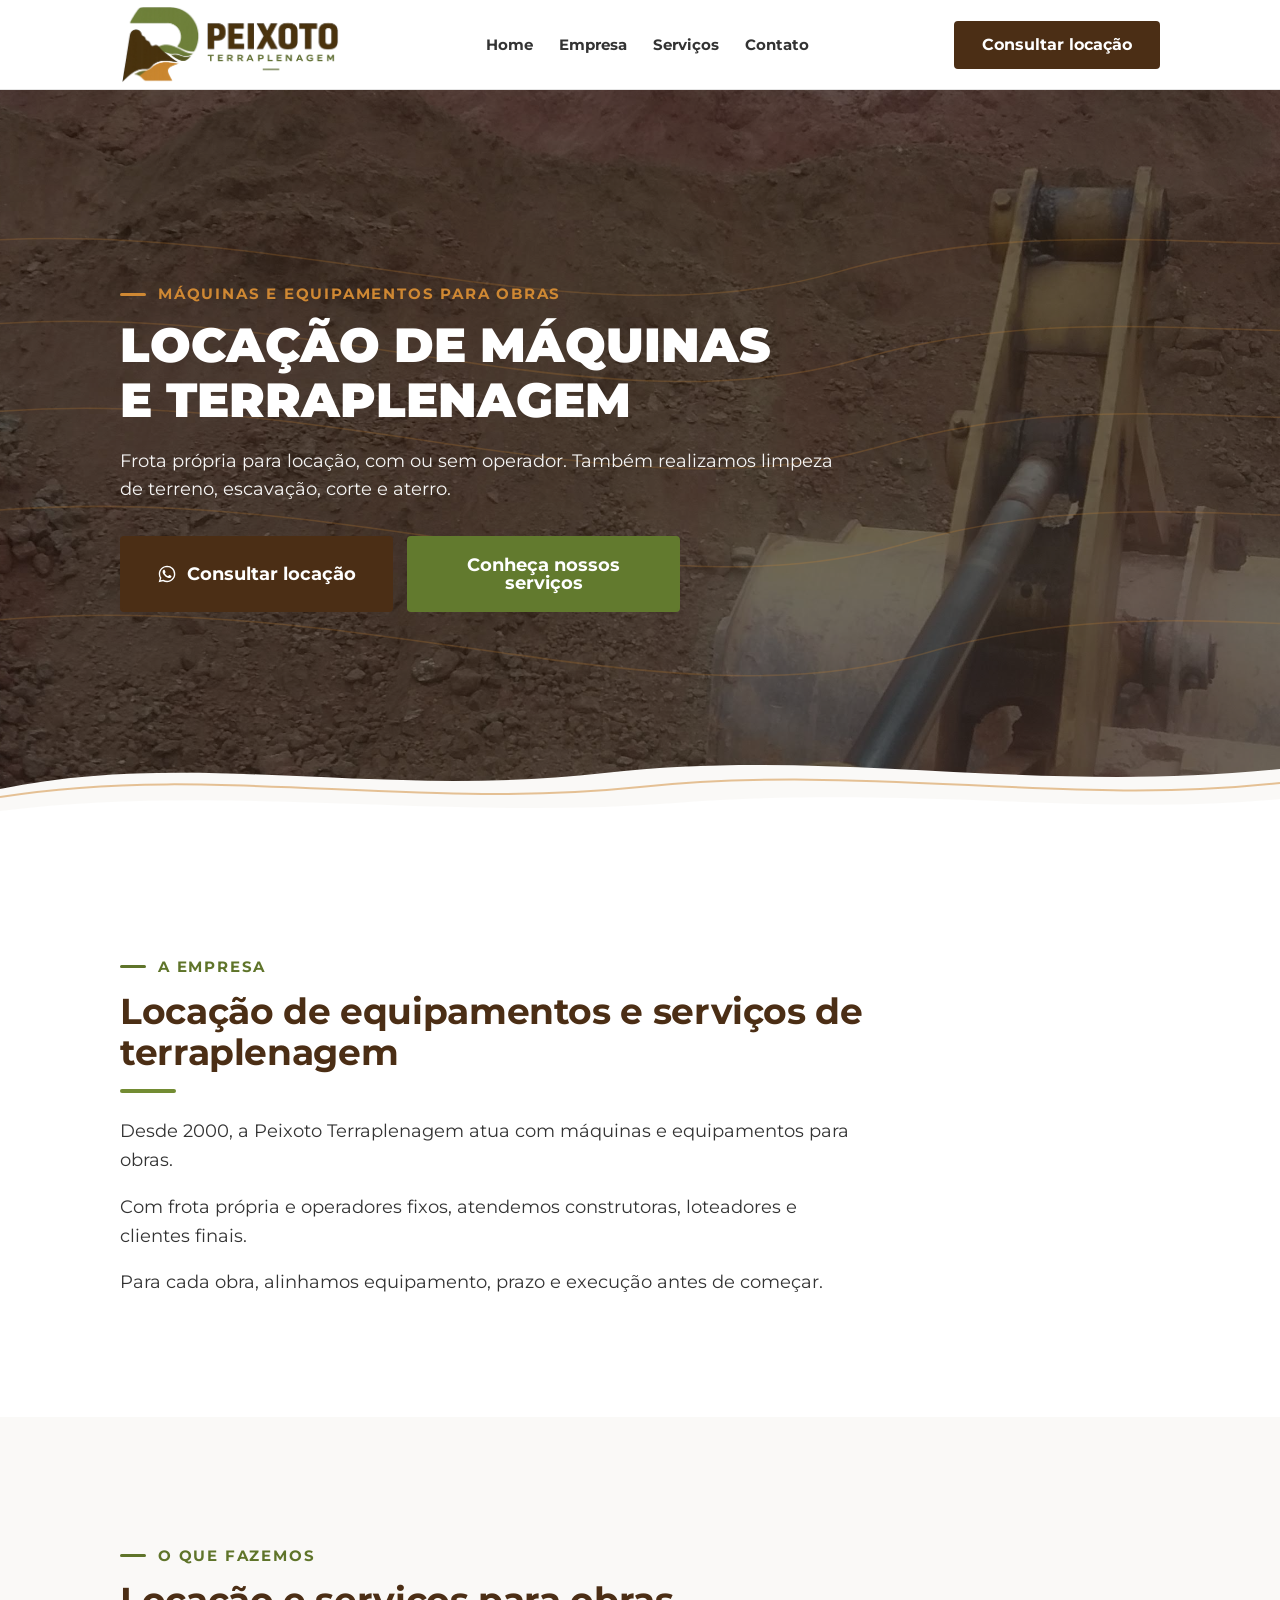
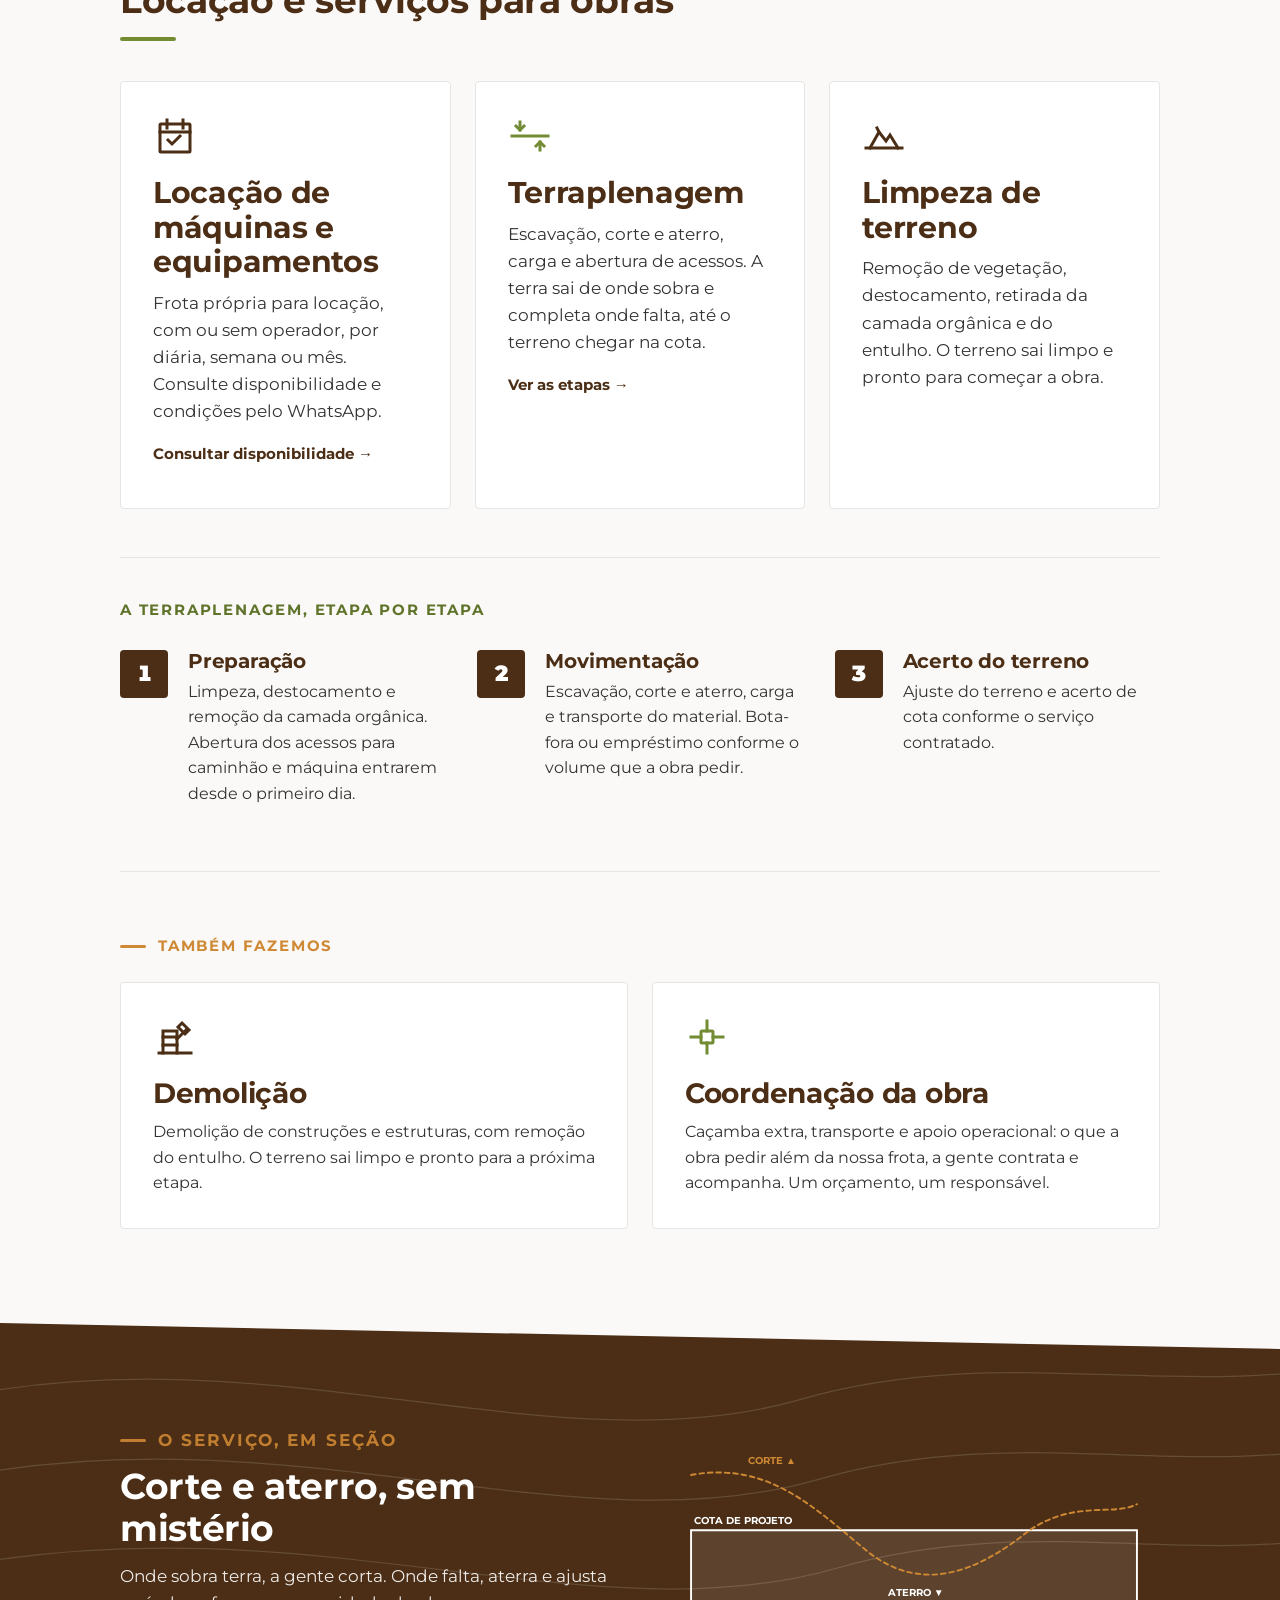
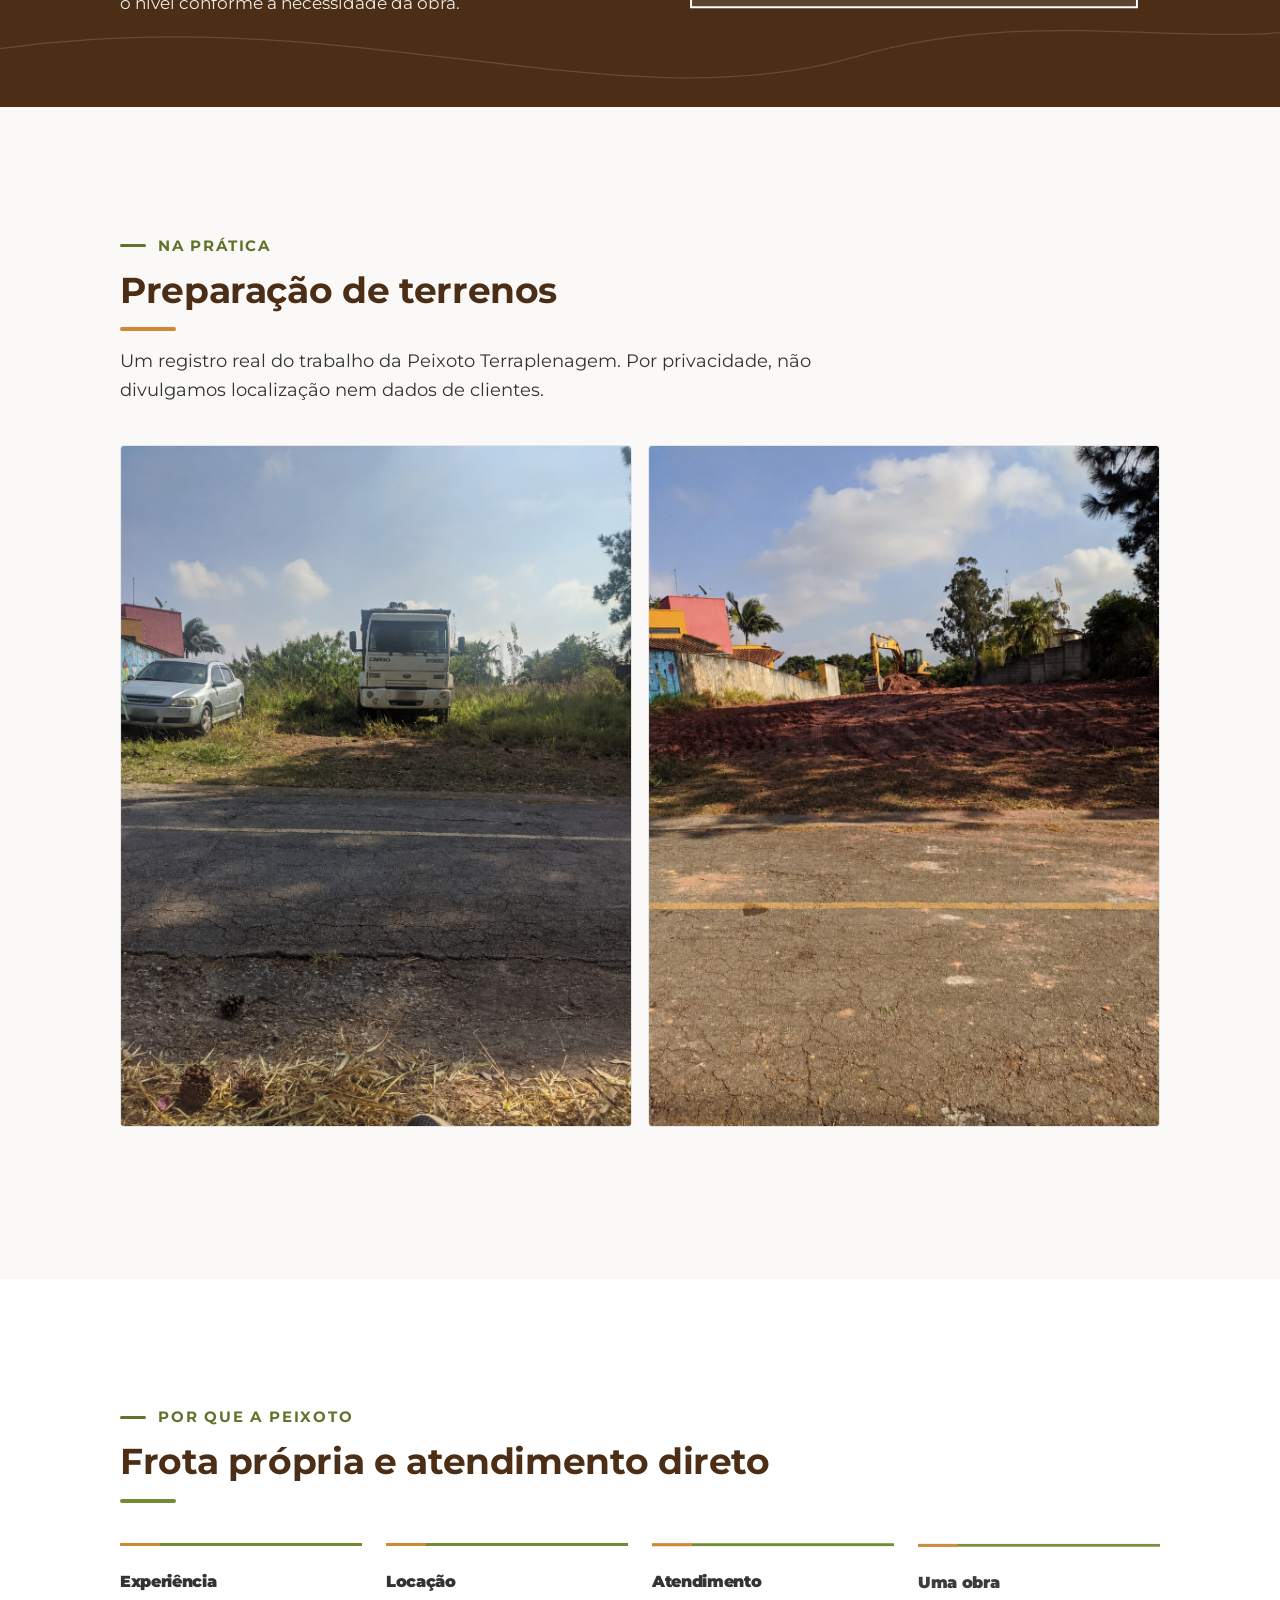
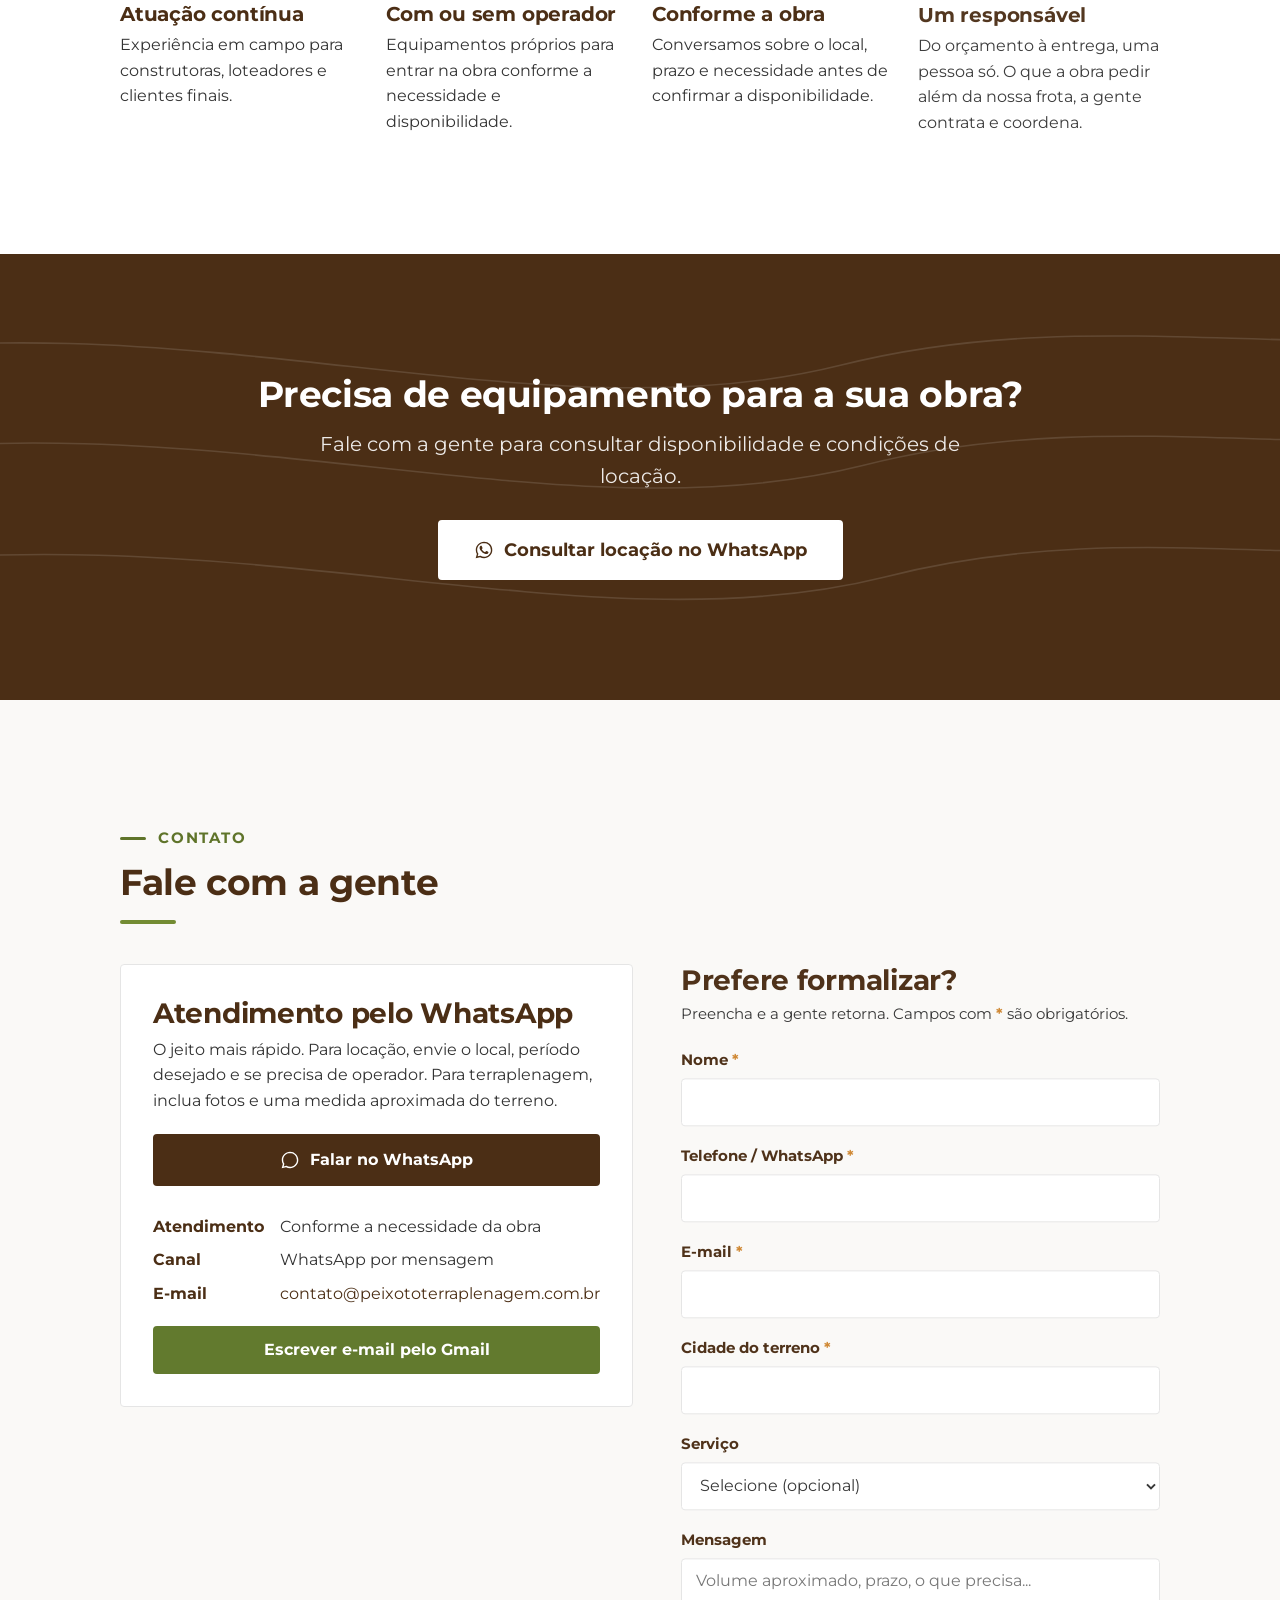
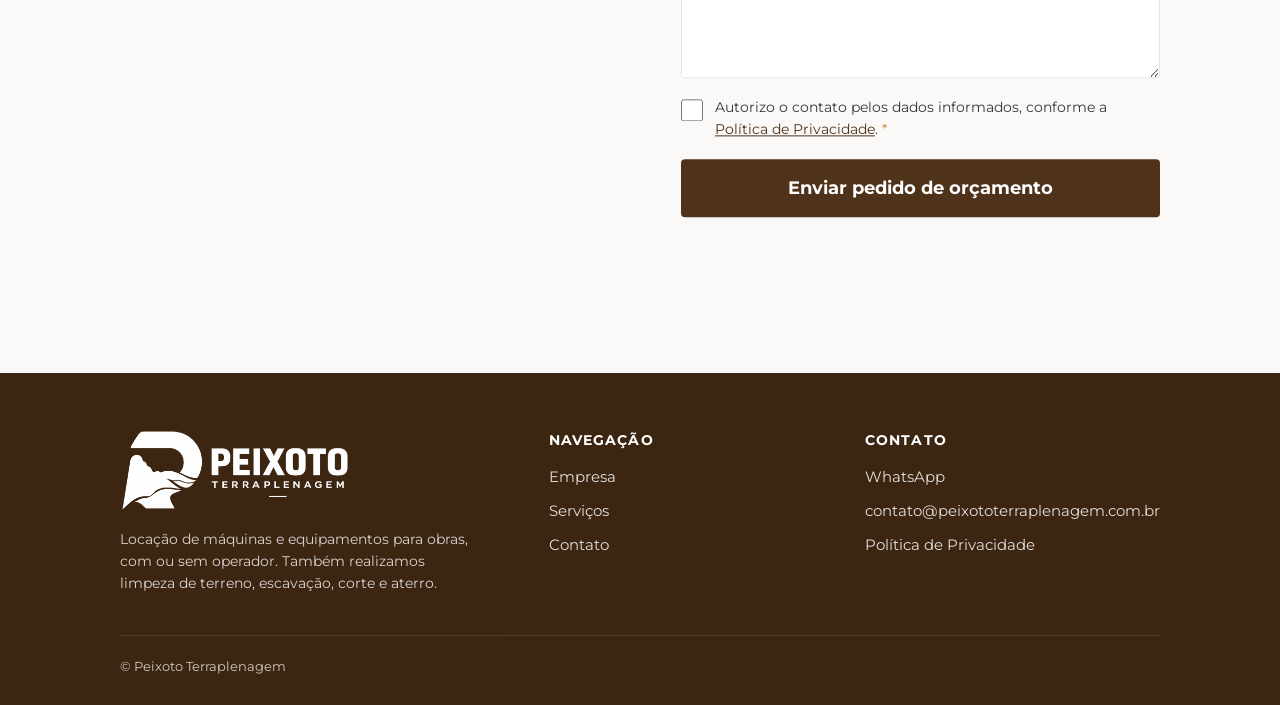
<file: index.html>
<!DOCTYPE html>
<html lang="pt-BR">
<head>
  <meta charset="UTF-8">
  <meta name="viewport" content="width=device-width, initial-scale=1.0">

  <!-- ═══════════════════════════════════════════════════════════════════
       COMO O SITE SE APRESENTA: ver IDENTIDADE.md na raiz do projeto.
       Regra que vale mais que qualquer outra: o site só promete o que a
       frota executa. Ao adicionar serviço, confira se a máquina existe.

       DADOS OPCIONAIS PARA UMA PRÓXIMA ETAPA:

       CONTATO
         WhatsApp       → já configurado para o número comercial. O JS lê
                          o número do botão flutuante, então não precisa
                          mexer em js/main.js.
         E-mail, Instagram e CNPJ só entram quando forem fornecidos.

       FORMULÁRIO
         Chave do Web3Forms → constante WEB3FORMS_KEY, topo de
         js/main.js. Sem ela o pedido vai por WhatsApp (não se perde).

       FOTOS
         As imagens publicadas não devem identificar cliente, endereço,
         placas de veículos ou órgão público atendido.
       ═══════════════════════════════════════════════════════════════════ -->

  <title>Peixoto Terraplenagem — Locação de máquinas e equipamentos</title>
  <meta name="description" content="Locação de máquinas e equipamentos para obras, com ou sem operador. Também realizamos limpeza de terreno, escavação, corte e aterro. Consulte disponibilidade pelo WhatsApp.">
  <meta name="theme-color" content="#4B2E15">
  <meta name="robots" content="index,follow">
  <link rel="canonical" href="https://peixototerraplenagem.com.br/">

  <!-- Ícone quadrado em PNG: compatível com resultados do Google e navegadores -->
  <link rel="icon" href="/assets/favicon-192.png" sizes="192x192" type="image/png">
  <link rel="apple-touch-icon" href="/assets/favicon-192.png">

  <!-- Open Graph -->
  <meta property="og:type" content="website">
  <meta property="og:title" content="Peixoto Terraplenagem — Locação de máquinas e equipamentos">
  <meta property="og:description" content="Locação de máquinas e equipamentos para obras, com ou sem operador. Também realizamos limpeza de terreno, escavação, corte e aterro.">
  <meta property="og:locale" content="pt_BR">
  <meta property="og:url" content="https://peixototerraplenagem.com.br/">
  <meta property="og:image" content="https://peixototerraplenagem.com.br/assets/images/hero-cat-em-operacao.jpg">
  <meta property="og:image:alt" content="Escavadeira Caterpillar em operação de terraplenagem">

  <!-- Fontes auto-hospedadas (preload dos 3 pesos) -->
  <link rel="preload" href="fonts/montserrat-400.woff2" as="font" type="font/woff2" crossorigin>
  <link rel="preload" href="fonts/montserrat-700.woff2" as="font" type="font/woff2" crossorigin>
  <link rel="preload" href="fonts/montserrat-900.woff2" as="font" type="font/woff2" crossorigin>

  <link rel="stylesheet" href="css/styles.css">

  <!-- Schema.org Organization -->
  <script type="application/ld+json">
  {
    "@context": "https://schema.org",
    "@type": "Organization",
    "name": "Peixoto Terraplenagem",
    "description": "Locação de máquinas e equipamentos para obras, com ou sem operador. Limpeza de terreno, escavação, corte e aterro.",
    "url": "https://peixototerraplenagem.com.br/",
    "email": "contato@peixototerraplenagem.com.br"
  }
  </script>
</head>
<body>
  <a class="visually-hidden" href="#conteudo">Pular para o conteúdo</a>

  <!-- ══════════════════════ CABEÇALHO ══════════════════════ -->
  <header class="header">
    <div class="container header__inner">
      <a class="brand" href="#home" aria-label="Peixoto Terraplenagem — início">
        <img class="brand__logo" src="assets/images/logo-peixoto-horizontal-web.png" width="1800" height="650" alt="Peixoto Terraplenagem" decoding="async">
      </a>

      <nav class="nav" aria-label="Navegação principal">
        <ul class="nav__list">
          <li><a class="nav__link" href="#home">Home</a></li>
          <li><a class="nav__link" href="#empresa">Empresa</a></li>
          <li><a class="nav__link" href="#servicos">Serviços</a></li>
          <li><a class="nav__link" href="#contato">Contato</a></li>
        </ul>
      </nav>

      <div class="header__actions">
        <!-- Ponto de entrada WhatsApp (mobile) -->
        <a class="header__wpp" href="https://wa.me/5511910110562?text=Ol%C3%A1%21%20Vi%20o%20site%20da%20Peixoto%20Terraplenagem%20e%20tenho%20interesse." target="_blank" rel="noopener" aria-label="Falar no WhatsApp">
          <svg viewBox="0 0 24 24" fill="currentColor" aria-hidden="true"><path d="M12.04 2C6.58 2 2.13 6.45 2.13 11.91c0 1.75.46 3.45 1.32 4.95L2 22l5.25-1.38a9.9 9.9 0 0 0 4.79 1.22h.01c5.46 0 9.91-4.45 9.91-9.91 0-2.65-1.03-5.14-2.9-7.01A9.82 9.82 0 0 0 12.04 2Zm0 1.67c2.2 0 4.27.86 5.83 2.42a8.18 8.18 0 0 1 2.42 5.82c0 4.54-3.7 8.24-8.25 8.24a8.2 8.2 0 0 1-4.19-1.15l-.3-.18-3.11.82.83-3.04-.2-.31a8.17 8.17 0 0 1-1.26-4.38c0-4.54 3.7-8.24 8.24-8.24Zm4.76 10.35c-.26-.13-1.54-.76-1.77-.85-.24-.09-.41-.13-.59.13-.17.26-.67.85-.83 1.03-.15.17-.3.19-.56.06-.26-.13-1.1-.4-2.1-1.29-.78-.69-1.3-1.55-1.46-1.81-.15-.26-.02-.4.11-.53.12-.12.26-.3.39-.46.13-.15.17-.26.26-.43.09-.17.04-.32-.02-.46-.06-.13-.59-1.42-.81-1.94-.21-.51-.43-.44-.59-.45l-.5-.01c-.17 0-.46.06-.7.32-.24.26-.92.9-.92 2.19 0 1.29.94 2.53 1.07 2.71.13.17 1.85 2.82 4.48 3.95.63.27 1.11.43 1.49.55.63.2 1.2.17 1.65.1.5-.07 1.54-.63 1.76-1.24.22-.61.22-1.13.15-1.24-.06-.11-.24-.17-.5-.3Z"/></svg>
        </a>
        <a class="btn btn--primary header__cta" href="https://wa.me/5511910110562?text=Ol%C3%A1%21%20Vi%20o%20site%20da%20Peixoto%20Terraplenagem%20e%20tenho%20interesse." target="_blank" rel="noopener">Consultar locação</a>
        <button class="hamburger" type="button" aria-label="Abrir menu" aria-expanded="false" aria-controls="mobile-menu">
          <svg class="icon-open" viewBox="0 0 24 24" fill="none" stroke="currentColor" stroke-width="2" stroke-linecap="round" aria-hidden="true"><path d="M3 6h18M3 12h18M3 18h18"/></svg>
          <svg class="icon-close" viewBox="0 0 24 24" fill="none" stroke="currentColor" stroke-width="2" stroke-linecap="round" aria-hidden="true"><path d="M6 6l12 12M18 6 6 18"/></svg>
        </button>
      </div>
    </div>
  </header>

  <!-- Menu mobile -->
  <div class="mobile-menu" id="mobile-menu">
    <ul class="mobile-menu__list">
      <li><a href="#home">Home</a></li>
      <li><a href="#empresa">Empresa</a></li>
      <li><a href="#servicos">Serviços</a></li>
      <li><a href="#contato">Contato</a></li>
    </ul>
    <a class="btn btn--primary btn--block" href="https://wa.me/5511910110562?text=Ol%C3%A1%21%20Vi%20o%20site%20da%20Peixoto%20Terraplenagem%20e%20tenho%20interesse." target="_blank" rel="noopener">Consultar locação no WhatsApp</a>
  </div>

  <main id="conteudo">

    <!-- ══════════════════════ HERO ══════════════════════ -->
    <section class="hero" id="home">
      <div class="hero__media">
        <img src="assets/images/hero-cat-em-operacao.jpg" width="4128" height="2322" alt="Escavadeira Caterpillar em operação de terraplenagem" fetchpriority="high" decoding="async">
      </div>
      <div class="hero__overlay"></div>

      <!-- Curvas de nível: motivo topográfico que ecoa o morro da marca -->
      <svg class="contours" viewBox="0 0 1440 760" preserveAspectRatio="xMidYMid slice" aria-hidden="true">
        <path d="M-60 250 C 300 150 620 330 900 250 C 1120 186 1320 250 1520 210"/>
        <path d="M-60 330 C 320 220 640 410 920 330 C 1140 266 1330 330 1520 290"/>
        <path d="M-60 410 C 340 300 660 490 940 410 C 1160 346 1340 410 1520 370"/>
        <path d="M-60 500 C 360 390 680 580 960 500 C 1180 436 1350 500 1520 460"/>
        <path d="M-60 600 C 380 490 700 680 980 600 C 1200 536 1360 600 1520 560"/>
      </svg>

      <div class="container hero__inner">
        <p class="kicker">Máquinas e equipamentos para obras</p>
        <h1>Locação de máquinas e terraplenagem</h1>
        <p class="hero__sub">Frota própria para locação, com ou sem operador. Também realizamos limpeza de terreno, escavação, corte e aterro.</p>
        <div class="hero__buttons">
          <a class="btn btn--primary btn--lg" href="https://wa.me/5511910110562?text=Ol%C3%A1%21%20Vi%20o%20site%20da%20Peixoto%20Terraplenagem%20e%20tenho%20interesse." target="_blank" rel="noopener">
            <svg viewBox="0 0 24 24" fill="currentColor" aria-hidden="true"><path d="M12.04 2C6.58 2 2.13 6.45 2.13 11.91c0 1.75.46 3.45 1.32 4.95L2 22l5.25-1.38a9.9 9.9 0 0 0 4.79 1.22h.01c5.46 0 9.91-4.45 9.91-9.91 0-2.65-1.03-5.14-2.9-7.01A9.82 9.82 0 0 0 12.04 2Zm0 1.67c2.2 0 4.27.86 5.83 2.42a8.18 8.18 0 0 1 2.42 5.82c0 4.54-3.7 8.24-8.25 8.24a8.2 8.2 0 0 1-4.19-1.15l-.3-.18-3.11.82.83-3.04-.2-.31a8.17 8.17 0 0 1-1.26-4.38c0-4.54 3.7-8.24 8.24-8.24Zm4.76 10.35c-.26-.13-1.54-.76-1.77-.85-.24-.09-.41-.13-.59.13-.17.26-.67.85-.83 1.03-.15.17-.3.19-.56.06-.26-.13-1.1-.4-2.1-1.29-.78-.69-1.3-1.55-1.46-1.81-.15-.26-.02-.4.11-.53.12-.12.26-.3.39-.46.13-.15.17-.26.26-.43.09-.17.04-.32-.02-.46-.06-.13-.59-1.42-.81-1.94-.21-.51-.43-.44-.59-.45l-.5-.01c-.17 0-.46.06-.7.32-.24.26-.92.9-.92 2.19 0 1.29.94 2.53 1.07 2.71.13.17 1.85 2.82 4.48 3.95.63.27 1.11.43 1.49.55.63.2 1.2.17 1.65.1.5-.07 1.54-.63 1.76-1.24.22-.61.22-1.13.15-1.24-.06-.11-.24-.17-.5-.3Z"/></svg>
            Consultar locação
          </a>
          <a class="btn btn--secondary btn--lg" href="#servicos">Conheça nossos serviços</a>
        </div>

      </div>

      <!-- Pé do hero: silhueta de terreno em camadas com filete ocre (curva de nível) -->
      <svg class="hero__terrain" viewBox="0 0 1440 100" preserveAspectRatio="none" aria-hidden="true">
        <path class="layer-back" d="M0 60 C 220 20 420 70 680 44 C 940 18 1160 66 1440 40 L1440 100 L0 100 Z"/>
        <path class="layer-line" d="M0 68 C 240 34 460 82 720 58 C 980 34 1200 78 1440 54"/>
        <path class="layer-front" d="M0 82 C 260 54 500 92 760 74 C 1020 56 1240 88 1440 70 L1440 100 L0 100 Z"/>
      </svg>
    </section>

    <!-- ══════════════════════ EMPRESA ══════════════════════ -->
    <section class="section" id="empresa">
      <div class="container">
        <div class="empresa__text reveal">
          <p class="kicker" style="color:var(--verde-texto)">A empresa</p>
          <h2>Locação de equipamentos e serviços de terraplenagem</h2>
          <div class="rule"></div>
          <p style="margin-top:24px">Desde 2000, a Peixoto Terraplenagem atua com máquinas e equipamentos para obras.</p>
          <p>Com frota própria e operadores fixos, atendemos construtoras, loteadores e clientes finais.</p>
          <p>Para cada obra, alinhamos equipamento, prazo e execução antes de começar.</p>
        </div>

      </div>
    </section>

    <!-- ══════════════════════ SERVIÇOS ══════════════════════ -->
    <section class="section section--alt" id="servicos">
      <div class="container">
        <div class="section__head reveal">
          <p class="kicker" style="color:var(--verde-texto)">O que fazemos</p>
          <h2>Locação e serviços para obras</h2>
          <div class="rule"></div>
        </div>

        <!-- Serviços disponíveis conforme a necessidade da obra. -->
        <div class="grid grid--3">
          <article class="card card--foco reveal">
            <div class="card__icon" aria-hidden="true">
              <svg viewBox="0 0 44 44" fill="none" stroke="currentColor" stroke-width="3" stroke-linecap="square" stroke-linejoin="miter">
                <rect x="7" y="10" width="30" height="28" rx="1"/><path d="M7 18h30"/><path d="M14 6v8"/><path d="M30 6v8"/><path d="M15 26l4 4 8-8"/>
              </svg>
            </div>
            <h3>Locação de máquinas e equipamentos</h3>
            <p>Frota própria para locação, com ou sem operador, por diária, semana ou mês. Consulte disponibilidade e condições pelo WhatsApp.</p>
            <a class="card__link" href="https://wa.me/5511910110562?text=Ol%C3%A1%21%20Vi%20o%20site%20da%20Peixoto%20Terraplenagem%20e%20tenho%20interesse." target="_blank" rel="noopener">Consultar disponibilidade &rarr;</a>
          </article>

          <article class="card card--foco reveal">
            <div class="card__icon card__icon--verde" aria-hidden="true">
              <svg viewBox="0 0 44 44" fill="none" stroke="currentColor" stroke-width="3" stroke-linecap="square" stroke-linejoin="miter">
                <path d="M4 22h36"/><path d="M12 8v8"/><path d="M8 12l4 4 4-4"/><path d="M32 36v-8"/><path d="M28 32l4-4 4 4"/>
              </svg>
            </div>
            <h3>Terraplenagem</h3>
            <p>Escavação, corte e aterro, carga e abertura de acessos. A terra sai de onde sobra e completa onde falta, até o terreno chegar na cota.</p>
            <a class="card__link" href="#etapas">Ver as etapas &rarr;</a>
          </article>

          <article class="card card--foco reveal">
            <div class="card__icon" aria-hidden="true">
              <svg viewBox="0 0 44 44" fill="none" stroke="currentColor" stroke-width="3" stroke-linecap="square" stroke-linejoin="miter">
                <path d="M4 34h36"/><path d="M8 34l9-16 7 9 4-6 8 13"/><path d="M17 18l-2-4"/>
              </svg>
            </div>
            <h3>Limpeza de terreno</h3>
            <p>Remoção de vegetação, destocamento, retirada da camada orgânica e do entulho. O terreno sai limpo e pronto para começar a obra.</p>
          </article>
        </div>

        <!-- Etapas: aqui o numero carrega informacao real (a obra e uma sequencia) -->
        <div class="etapas reveal" id="etapas">
          <p class="etapas__head">A terraplenagem, etapa por etapa</p>
          <ol class="etapas__list" role="list">
            <li class="etapa">
              <span class="etapa__num" aria-hidden="true">1</span>
              <div>
                <h3>Preparação</h3>
                <p>Limpeza, destocamento e remoção da camada orgânica. Abertura dos acessos para caminhão e máquina entrarem desde o primeiro dia.</p>
              </div>
            </li>
            <li class="etapa">
              <span class="etapa__num" aria-hidden="true">2</span>
              <div>
                <h3>Movimentação</h3>
                <p>Escavação, corte e aterro, carga e transporte do material. Bota-fora ou empréstimo conforme o volume que a obra pedir.</p>
              </div>
            </li>
            <li class="etapa">
              <span class="etapa__num" aria-hidden="true">3</span>
              <div>
                <h3>Acerto do terreno</h3>
                <p>Ajuste do terreno e acerto de cota conforme o serviço contratado.</p>
              </div>
            </li>
          </ol>
        </div>

        <div class="services-extra reveal">
          <p class="services-extra__head">Também fazemos</p>
          <div class="grid grid--2">
            <article class="card">
              <div class="card__icon" aria-hidden="true">
                <svg viewBox="0 0 44 44" fill="none" stroke="currentColor" stroke-width="3" stroke-linecap="square" stroke-linejoin="miter">
                  <path d="M6 38h32"/><path d="M10 38V16h14v22"/><path d="M10 22h14"/><path d="M10 30h14"/><path d="M24 24l9-9"/><path d="M29 8l7 7-4 4-7-7z"/>
                </svg>
              </div>
              <h3>Demolição</h3>
              <p>Demolição de construções e estruturas, com remoção do entulho. O terreno sai limpo e pronto para a próxima etapa.</p>
            </article>

            <article class="card">
              <div class="card__icon card__icon--verde" aria-hidden="true">
                <svg viewBox="0 0 44 44" fill="none" stroke="currentColor" stroke-width="3" stroke-linecap="square" stroke-linejoin="miter">
                  <path d="M22 6v10"/><path d="M22 38v-10"/><path d="M6 22h10"/><path d="M38 22h-10"/><rect x="16" y="16" width="12" height="12" rx="1"/>
                </svg>
              </div>
              <h3>Coordenação da obra</h3>
              <p>Caçamba extra, transporte e apoio operacional: o que a obra pedir além da nossa frota, a gente contrata e acompanha. Um orçamento, um responsável.</p>
            </article>
          </div>
        </div>
      </div>
    </section>

    <!-- ══════════════════════ BANDA: CORTE E ATERRO EM SEÇÃO ══════════════════════ -->
    <section class="band section--cut" aria-label="Como funciona o corte e aterro">
      <svg class="contours" viewBox="0 0 1440 500" preserveAspectRatio="xMidYMid slice" aria-hidden="true">
        <path d="M-60 120 C 300 40 620 200 900 120 C 1120 56 1320 120 1520 80"/>
        <path d="M-60 210 C 320 130 640 290 920 210 C 1140 146 1330 210 1520 170"/>
        <path d="M-60 310 C 340 230 660 390 940 310 C 1160 246 1340 310 1520 270"/>
        <path d="M-60 410 C 360 330 680 490 960 410 C 1180 346 1360 410 1520 370"/>
      </svg>
      <div class="container band__inner">
        <div class="band__text reveal">
          <p class="kicker">O serviço, em seção</p>
          <h2>Corte e aterro, sem mistério</h2>
          <p>Onde sobra terra, a gente corta. Onde falta, aterra e ajusta o nível conforme a necessidade da obra.</p>
        </div>
        <div class="reveal">
          <svg class="cutfill" viewBox="0 0 640 260" role="img" aria-label="Perfil do terreno: linha tracejada mostra o terreno original irregular; a área cheia mostra o terreno final na cota de projeto. Onde o original fica acima da cota, há corte; onde fica abaixo, há aterro.">
            <line class="datum" x1="30" y1="150" x2="610" y2="150"/>
            <path class="ground-after" d="M30 150 L610 150 L610 250 L30 250 Z"/>
            <path class="ground-before" stroke-linecap="round" d="M30 78 C 130 60 190 120 260 178 C 330 232 400 206 470 150 C 530 110 580 132 610 116"/>
            <text class="cut-label" x="104" y="64">CORTE ▲</text>
            <text x="286" y="236">ATERRO ▼</text>
            <text x="34" y="142">COTA DE PROJETO</text>
          </svg>
        </div>
      </div>
    </section>

    <!-- ══════════════════════ REGISTRO EM CAMPO ══════════════════════ -->
    <section class="section section--alt" aria-label="Registro de preparação de terreno">
      <div class="container">
        <div class="section__head reveal">
          <p class="kicker" style="color:var(--verde-texto)">Na prática</p>
          <h2>Preparação de terrenos</h2>
          <div class="rule rule--ocre"></div>
          <p style="margin-top:16px">Um registro real do trabalho da Peixoto Terraplenagem. Por privacidade, não divulgamos localização nem dados de clientes.</p>
        </div>

        <div class="obras__antes-depois reveal">
          <figure class="antes-depois__item">
            <img src="assets/images/obra-antes-terreno.png" width="1086" height="1448" alt="Terreno com vegetação antes da limpeza e da preparação do solo" loading="lazy" decoding="async">
          </figure>
          <figure class="antes-depois__item">
            <img src="assets/images/obra-depois-terreno.png" width="1086" height="1448" alt="Terreno após a limpeza inicial e preparação para terraplenagem" loading="lazy" decoding="async">
          </figure>
        </div>
      </div>
    </section>

    <!-- ══════════════════════ DIFERENCIAIS ══════════════════════ -->
    <section class="section" id="diferenciais">
      <div class="container">
        <div class="section__head reveal">
          <p class="kicker" style="color:var(--verde-texto)">Por que a Peixoto</p>
          <h2>Frota própria e atendimento direto</h2>
          <div class="rule"></div>
        </div>

        <div class="difs__grid">
          <div class="dif reveal">
            <p class="dif__num">Experiência</p>
            <h3>Atuação contínua</h3>
            <p>Experiência em campo para construtoras, loteadores e clientes finais.</p>
          </div>

          <div class="dif reveal">
            <p class="dif__num">Locação</p>
            <h3>Com ou sem operador</h3>
            <p>Equipamentos próprios para entrar na obra conforme a necessidade e disponibilidade.</p>
          </div>

          <div class="dif reveal">
            <p class="dif__num">Atendimento</p>
            <h3>Conforme a obra</h3>
            <p>Conversamos sobre o local, prazo e necessidade antes de confirmar a disponibilidade.</p>
          </div>

          <div class="dif reveal">
            <p class="dif__num">Uma obra</p>
            <h3>Um responsável</h3>
            <p>Do orçamento à entrega, uma pessoa só. O que a obra pedir além da nossa frota, a gente contrata e coordena.</p>
          </div>
        </div>
      </div>
    </section>

    <!-- DEPOIMENTOS: seção CORTADA de propósito.
         O briefing (seção 10) manda cortar se não houver depoimento real e
         autorizado — depoimento inventado destrói a credibilidade. Ao ter
         depoimentos reais, reabrir aqui com cards fundo #F2F2F2, raio 12px, sem sombra. -->

    <!-- ══════════════════════ CTA ══════════════════════ -->
    <section class="section cta">
      <svg class="contours" viewBox="0 0 1440 400" preserveAspectRatio="xMidYMid slice" aria-hidden="true">
        <path d="M-60 100 C 300 30 620 170 900 100 C 1120 44 1320 100 1520 66"/>
        <path d="M-60 190 C 320 120 640 260 920 190 C 1140 134 1330 190 1520 156"/>
        <path d="M-60 290 C 340 220 660 360 940 290 C 1160 234 1340 290 1520 256"/>
      </svg>
      <div class="container">
        <h2>Precisa de equipamento para a sua obra?</h2>
        <p>Fale com a gente para consultar disponibilidade e condições de locação.</p>
        <a class="btn btn--primary btn--lg" href="https://wa.me/5511910110562?text=Ol%C3%A1%21%20Vi%20o%20site%20da%20Peixoto%20Terraplenagem%20e%20tenho%20interesse." target="_blank" rel="noopener">
          <svg viewBox="0 0 24 24" fill="currentColor" aria-hidden="true"><path d="M12.04 2C6.58 2 2.13 6.45 2.13 11.91c0 1.75.46 3.45 1.32 4.95L2 22l5.25-1.38a9.9 9.9 0 0 0 4.79 1.22h.01c5.46 0 9.91-4.45 9.91-9.91 0-2.65-1.03-5.14-2.9-7.01A9.82 9.82 0 0 0 12.04 2Zm0 1.67c2.2 0 4.27.86 5.83 2.42a8.18 8.18 0 0 1 2.42 5.82c0 4.54-3.7 8.24-8.25 8.24a8.2 8.2 0 0 1-4.19-1.15l-.3-.18-3.11.82.83-3.04-.2-.31a8.17 8.17 0 0 1-1.26-4.38c0-4.54 3.7-8.24 8.24-8.24Zm4.76 10.35c-.26-.13-1.54-.76-1.77-.85-.24-.09-.41-.13-.59.13-.17.26-.67.85-.83 1.03-.15.17-.3.19-.56.06-.26-.13-1.1-.4-2.1-1.29-.78-.69-1.3-1.55-1.46-1.81-.15-.26-.02-.4.11-.53.12-.12.26-.3.39-.46.13-.15.17-.26.26-.43.09-.17.04-.32-.02-.46-.06-.13-.59-1.42-.81-1.94-.21-.51-.43-.44-.59-.45l-.5-.01c-.17 0-.46.06-.7.32-.24.26-.92.9-.92 2.19 0 1.29.94 2.53 1.07 2.71.13.17 1.85 2.82 4.48 3.95.63.27 1.11.43 1.49.55.63.2 1.2.17 1.65.1.5-.07 1.54-.63 1.76-1.24.22-.61.22-1.13.15-1.24-.06-.11-.24-.17-.5-.3Z"/></svg>
          Consultar locação no WhatsApp
        </a>
      </div>
    </section>

    <!-- ══════════════════════ CONTATO ══════════════════════ -->
    <section class="section section--alt" id="contato">
      <div class="container">
        <div class="section__head reveal">
          <p class="kicker" style="color:var(--verde-texto)">Contato</p>
          <h2>Fale com a gente</h2>
          <div class="rule"></div>
        </div>

        <div class="contato__grid">
          <!-- CAMINHO PRINCIPAL: WhatsApp -->
          <div class="contato__whats reveal">
            <h3>Atendimento pelo WhatsApp</h3>
            <p>O jeito mais rápido. Para locação, envie o local, período desejado e se precisa de operador. Para terraplenagem, inclua fotos e uma medida aproximada do terreno.</p>
            <a class="btn btn--primary btn--block" href="https://wa.me/5511910110562?text=Ol%C3%A1%21%20Vi%20o%20site%20da%20Peixoto%20Terraplenagem%20e%20tenho%20interesse." target="_blank" rel="noopener">
              <svg viewBox="0 0 24 24" fill="currentColor" aria-hidden="true"><path d="M12.04 2C6.58 2 2.13 6.45 2.13 11.91c0 1.75.46 3.45 1.32 4.95L2 22l5.25-1.38a9.9 9.9 0 0 0 4.79 1.22h.01c5.46 0 9.91-4.45 9.91-9.91 0-2.65-1.03-5.14-2.9-7.01A9.82 9.82 0 0 0 12.04 2Zm0 1.67c2.2 0 4.27.86 5.83 2.42a8.18 8.18 0 0 1 2.42 5.82c0 4.54-3.7 8.24-8.25 8.24a8.2 8.2 0 0 1-4.19-1.15l-.3-.18-3.11.82.83-3.04-.2-.31a8.17 8.17 0 0 1-1.26-4.38c0-4.54 3.7-8.24 8.24-8.24Z"/></svg>
              Falar no WhatsApp
            </a>

            <div class="contato__dados">
              <dl>
                <dt>Atendimento</dt><dd>Conforme a necessidade da obra</dd>
                <dt>Canal</dt><dd>WhatsApp por mensagem</dd>
                <dt>E-mail</dt><dd><a href="mailto:contato@peixototerraplenagem.com.br">contato@peixototerraplenagem.com.br</a></dd>
              </dl>
            </div>
            <a class="btn btn--secondary btn--block" href="https://mail.google.com/mail/?view=cm&amp;fs=1&amp;to=contato%40peixototerraplenagem.com.br&amp;su=Contato%20pelo%20site%20Peixoto%20Terraplenagem" target="_blank" rel="noopener">Escrever e-mail pelo Gmail</a>
          </div>

          <!-- ALTERNATIVA: formulário de e-mail -->
          <div class="reveal">
            <h3 style="margin-bottom:6px">Prefere formalizar?</h3>
            <p class="small" style="margin-bottom:22px;color:var(--cinza)">Preencha e a gente retorna. Campos com <span style="color:var(--ocre);font-weight:700">*</span> são obrigatórios.</p>

            <!-- TÉCNICO: o envio real é feito pelo Web3Forms (grátis, sem back-end
                 próprio). A chave fica em UM lugar só: a constante WEB3FORMS_KEY
                 no topo de js/main.js. Enquanto a chave estiver vazia, o envio cai
                 automaticamente para o WhatsApp — nenhum pedido se perde. -->
            <form class="form" id="form-orcamento" action="https://api.web3forms.com/submit" method="POST" novalidate>
              <!-- Armadilha anti-robô: humano nunca preenche (fica escondido) -->
              <input type="checkbox" name="botcheck" tabindex="-1" autocomplete="off" style="display:none" aria-hidden="true">
              <div class="field">
                <label for="nome">Nome <span class="req" aria-hidden="true">*</span></label>
                <input type="text" id="nome" name="nome" autocomplete="name" required>
                <span class="field__error" data-error>Informe seu nome.</span>
              </div>

              <div class="field">
                <label for="telefone">Telefone / WhatsApp <span class="req" aria-hidden="true">*</span></label>
                <input type="tel" id="telefone" name="telefone" autocomplete="tel" inputmode="tel" required>
                <span class="field__error" data-error>Informe um telefone com DDD.</span>
              </div>

              <div class="field">
                <label for="email">E-mail <span class="req" aria-hidden="true">*</span></label>
                <input type="email" id="email" name="email" autocomplete="email" required>
                <span class="field__error" data-error>Informe um e-mail válido.</span>
              </div>

              <div class="field">
                <label for="cidade">Cidade do terreno <span class="req" aria-hidden="true">*</span></label>
                <input type="text" id="cidade" name="cidade" required>
                <span class="field__error" data-error>Informe a cidade do terreno.</span>
              </div>

              <div class="field">
                <label for="servico">Serviço</label>
                <select id="servico" name="servico">
                  <option value="">Selecione (opcional)</option>
                  <option>Locação de máquinas e equipamentos</option>
                  <option>Limpeza de terreno</option>
                  <option>Terraplenagem — corte e aterro</option>
                  <option>Escavação e carga</option>
                  <option>Abertura de acessos</option>
                  <option>Demolição</option>
                  <option>Não sei / preciso de orientação</option>
                </select>
              </div>

              <div class="field">
                <label for="mensagem">Mensagem</label>
                <textarea id="mensagem" name="mensagem" placeholder="Volume aproximado, prazo, o que precisa..."></textarea>
              </div>

              <div class="field consent">
                <input type="checkbox" id="consent" name="consent" required>
                <label for="consent">Autorizo o contato pelos dados informados, conforme a <a href="privacidade.html" target="_blank" rel="noopener">Política de Privacidade</a>. <span class="req" aria-hidden="true">*</span></label>
              </div>
              <span class="field__error" data-error data-for="consent" style="display:none">É preciso autorizar o contato.</span>

              <button class="btn btn--primary btn--block btn--lg" type="submit">Enviar pedido de orçamento</button>
              <p class="form__status" id="form-status" role="status" aria-live="polite"></p>
            </form>
          </div>
        </div>
      </div>
    </section>
  </main>

  <!-- ══════════════════════ RODAPÉ ══════════════════════ -->
  <footer class="footer">
    <div class="container">
      <div class="footer__grid">
        <div class="footer__brand">
          <img class="footer__logo" src="assets/images/logo-peixoto-horizontal-web.png" width="1800" height="650" alt="Peixoto Terraplenagem" loading="lazy" decoding="async">
          <p>Locação de máquinas e equipamentos para obras, com ou sem operador. Também realizamos limpeza de terreno, escavação, corte e aterro.</p>
        </div>

        <div class="footer__col">
          <h4>Navegação</h4>
          <ul>
            <li><a href="#empresa">Empresa</a></li>
            <li><a href="#servicos">Serviços</a></li>
            <li><a href="#contato">Contato</a></li>
          </ul>
        </div>

        <div class="footer__col">
          <h4>Contato</h4>
          <ul>
            <li><a href="https://wa.me/5511910110562?text=Ol%C3%A1%21%20Vi%20o%20site%20da%20Peixoto%20Terraplenagem%20e%20tenho%20interesse." target="_blank" rel="noopener">WhatsApp</a></li>
            <li><a href="mailto:contato@peixototerraplenagem.com.br">contato@peixototerraplenagem.com.br</a></li>
            <li><a href="privacidade.html">Política de Privacidade</a></li>
          </ul>
        </div>
      </div>

      <div class="footer__bottom">
        <span>© Peixoto Terraplenagem</span>
      </div>
    </div>
  </footer>

  <!-- WhatsApp flutuante (canto inferior direito, sem pulso, sem sombra) -->
  <a class="wpp-float" href="https://wa.me/5511910110562?text=Ol%C3%A1%21%20Vi%20o%20site%20da%20Peixoto%20Terraplenagem%20e%20tenho%20interesse." target="_blank" rel="noopener" aria-label="Falar no WhatsApp">
    <svg viewBox="0 0 24 24" fill="currentColor" aria-hidden="true"><path d="M12.04 2C6.58 2 2.13 6.45 2.13 11.91c0 1.75.46 3.45 1.32 4.95L2 22l5.25-1.38a9.9 9.9 0 0 0 4.79 1.22h.01c5.46 0 9.91-4.45 9.91-9.91 0-2.65-1.03-5.14-2.9-7.01A9.82 9.82 0 0 0 12.04 2Zm0 1.67c2.2 0 4.27.86 5.83 2.42a8.18 8.18 0 0 1 2.42 5.82c0 4.54-3.7 8.24-8.25 8.24a8.2 8.2 0 0 1-4.19-1.15l-.3-.18-3.11.82.83-3.04-.2-.31a8.17 8.17 0 0 1-1.26-4.38c0-4.54 3.7-8.24 8.24-8.24Zm4.76 10.35c-.26-.13-1.54-.76-1.77-.85-.24-.09-.41-.13-.59.13-.17.26-.67.85-.83 1.03-.15.17-.3.19-.56.06-.26-.13-1.1-.4-2.1-1.29-.78-.69-1.3-1.55-1.46-1.81-.15-.26-.02-.4.11-.53.12-.12.26-.3.39-.46.13-.15.17-.26.26-.43.09-.17.04-.32-.02-.46-.06-.13-.59-1.42-.81-1.94-.21-.51-.43-.44-.59-.45l-.5-.01c-.17 0-.46.06-.7.32-.24.26-.92.9-.92 2.19 0 1.29.94 2.53 1.07 2.71.13.17 1.85 2.82 4.48 3.95.63.27 1.11.43 1.49.55.63.2 1.2.17 1.65.1.5-.07 1.54-.63 1.76-1.24.22-.61.22-1.13.15-1.24-.06-.11-.24-.17-.5-.3Z"/></svg>
  </a>

  <!-- GSAP auto-hospedado (core + ScrollTrigger) — efeitos de scroll, sem CDN externo -->
  <script src="js/vendor/gsap.min.js"></script>
  <script src="js/vendor/ScrollTrigger.min.js"></script>
  <script src="js/main.js"></script>
</body>
</html>
</file>
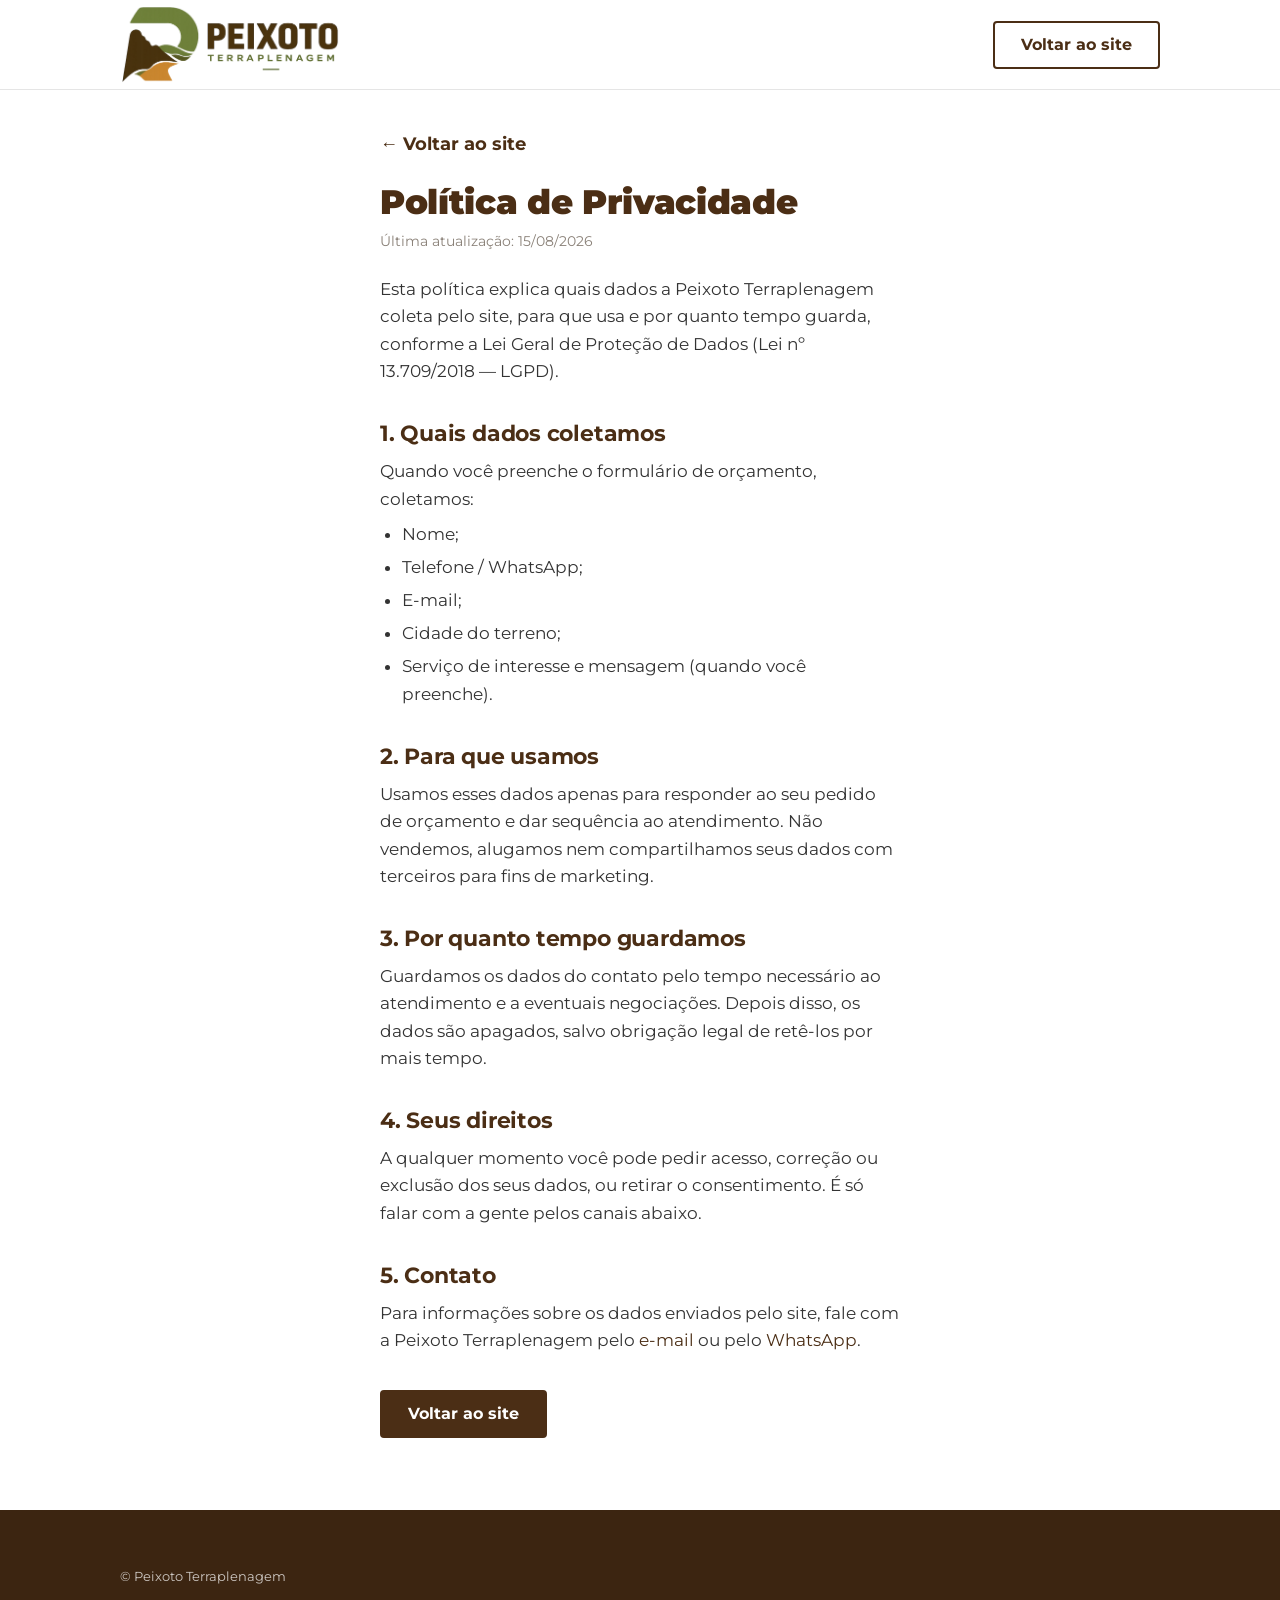
<file: privacidade.html>
<!DOCTYPE html>
<html lang="pt-BR">
<head>
  <meta charset="UTF-8">
  <meta name="viewport" content="width=device-width, initial-scale=1.0">
  <title>Política de Privacidade — Peixoto Terraplenagem</title>
  <meta name="description" content="Política de Privacidade da Peixoto Terraplenagem: quais dados coletamos, para quê e por quanto tempo.">
  <meta name="robots" content="noindex, follow">
  <link rel="icon" href="/assets/favicon-192.png" sizes="192x192" type="image/png">
  <link rel="apple-touch-icon" href="/assets/favicon-192.png">
  <link rel="preload" href="fonts/montserrat-400.woff2" as="font" type="font/woff2" crossorigin>
  <link rel="preload" href="fonts/montserrat-700.woff2" as="font" type="font/woff2" crossorigin>
  <link rel="stylesheet" href="css/styles.css">
  <style>
    .doc { padding-block: 130px 72px; }
    .doc .container { max-width: 760px; }
    .doc h1 { font-size: 34px; margin-bottom: 8px; }
    .doc h2 { font-size: 22px; margin: 36px 0 12px; }
    .doc p, .doc li { font-size: 17px; color: var(--cinza); }
    .doc ul { margin: 8px 0 8px 22px; }
    .doc li { margin-bottom: 6px; }
    .doc .back { display: inline-block; margin-bottom: 24px; font-weight: 700; }
    .doc .updated { font-size: 14px; color: #8a8178; margin-top: 6px; }
  </style>
</head>
<body>
  <header class="header">
    <div class="container header__inner">
      <a class="brand" href="index.html" aria-label="Peixoto Terraplenagem — início">
        <img class="brand__logo" src="assets/images/logo-peixoto-horizontal-web.png" width="1800" height="650" alt="Peixoto Terraplenagem" decoding="async">
      </a>
      <a class="btn btn--outline" href="index.html">Voltar ao site</a>
    </div>
  </header>

  <main class="doc">
    <div class="container">
      <a class="back" href="index.html">← Voltar ao site</a>
      <h1>Política de Privacidade</h1>
      <p class="updated">Última atualização: 15/08/2026</p>

      <p style="margin-top:24px">Esta política explica quais dados a Peixoto Terraplenagem coleta pelo site, para que usa e por quanto tempo guarda, conforme a Lei Geral de Proteção de Dados (Lei nº 13.709/2018 — LGPD).</p>

      <h2>1. Quais dados coletamos</h2>
      <p>Quando você preenche o formulário de orçamento, coletamos:</p>
      <ul>
        <li>Nome;</li>
        <li>Telefone / WhatsApp;</li>
        <li>E-mail;</li>
        <li>Cidade do terreno;</li>
        <li>Serviço de interesse e mensagem (quando você preenche).</li>
      </ul>

      <h2>2. Para que usamos</h2>
      <p>Usamos esses dados apenas para responder ao seu pedido de orçamento e dar sequência ao atendimento. Não vendemos, alugamos nem compartilhamos seus dados com terceiros para fins de marketing.</p>

      <h2>3. Por quanto tempo guardamos</h2>
      <p>Guardamos os dados do contato pelo tempo necessário ao atendimento e a eventuais negociações. Depois disso, os dados são apagados, salvo obrigação legal de retê-los por mais tempo.</p>

      <h2>4. Seus direitos</h2>
      <p>A qualquer momento você pode pedir acesso, correção ou exclusão dos seus dados, ou retirar o consentimento. É só falar com a gente pelos canais abaixo.</p>

      <h2>5. Contato</h2>
      <p>
        Para informações sobre os dados enviados pelo site, fale com a Peixoto Terraplenagem pelo <a href="mailto:contato@peixototerraplenagem.com.br">e-mail</a> ou pelo <a href="https://wa.me/5511910110562?text=Ol%C3%A1%21%20Gostaria%20de%20falar%20sobre%20os%20dados%20enviados%20pelo%20site." target="_blank" rel="noopener">WhatsApp</a>.
      </p>

      <p style="margin-top:36px"><a class="btn btn--primary" href="index.html">Voltar ao site</a></p>
    </div>
  </main>

  <footer class="footer">
    <div class="container">
      <div class="footer__bottom" style="border:0;margin:0;padding:0">
        <span>© Peixoto Terraplenagem</span>
      </div>
    </div>
  </footer>
</body>
</html>
</file>
<file: css/styles.css>
/* =========================================================================
   PEIXOTO TERRAPLENAGEM — Sistema de estilos
   Industrial moderno · limpo · sem sombra · mobile-first (375px)
   Cores validadas por contraste (ver briefing, seção 6).
   ========================================================================= */

/* ---------- 1. FONTES (Montserrat auto-hospedada, 3 pesos) ---------- */
@font-face {
  font-family: "Montserrat";
  font-style: normal;
  font-weight: 400;
  font-display: swap;
  src: url("../fonts/montserrat-400.woff2") format("woff2");
}
@font-face {
  font-family: "Montserrat";
  font-style: normal;
  font-weight: 700;
  font-display: swap;
  src: url("../fonts/montserrat-700.woff2") format("woff2");
}
@font-face {
  font-family: "Montserrat";
  font-style: normal;
  font-weight: 900;
  font-display: swap;
  src: url("../fonts/montserrat-900.woff2") format("woff2");
}

/* ---------- 2. VARIÁVEIS ---------- */
:root {
  /* Primárias — paleta oficial da marca (guia de identidade visual) */
  --marrom: #4B2E15;          /* TERRA — logo, botões principais, títulos, rodapé (12.36 c/ branco) */
  --marrom-hover: #3C2511;    /* hover do primário, mais escuro que --marrom */
  --verde: #738C33;           /* OLIVA — ícones, filetes, bordas decorativas (NUNCA fundo de botão c/ branco) */
  --verde-texto: #5F742A;     /* verde para TEXTO sobre fundo claro (5.23 OK — legível) */
  --verde-btn: #627A2E;       /* fundo de botão secundário CORRIGIDO (4.84 OK) */
  --verde-btn-hover: #5F742A; /* hover secundário (5.23 OK) */
  --ocre: #CF8833;            /* OCRE — chamada VISUAL: filete, rótulo, número — nunca botão c/ branco */
  --cinza: #333333;           /* texto */
  --branco: #FFFFFF;          /* fundo principal */

  /* Apoio */
  --fundo-alt: #FAF9F7;       /* seções alternadas */
  --cinza-claro: #F2F2F2;     /* fundo de depoimentos */
  --linha: #E5E5E5;           /* separadores e bordas de card */
  --rodape: #3C2511;          /* rodapé — terra escurecido (mantém o sistema fechado) */
  --texto-escuro: #1A1A1A;    /* texto escuro sobre ocre, se necessário (5.99 OK) */

  /* Espaçamento */
  --margem-lateral: 24px;     /* mobile; escala em media queries */
  --gap-secao: 72px;          /* mobile; 120px no desktop */

  /* Raios — canto quase reto. Arredondado + linha fina lê como app consumer;
     o assunto aqui é máquina pesada. Ver IDENTIDADE.md, seção 6. */
  --raio-card: 4px;
  --raio-botao: 4px;
  --raio-campo: 4px;
}

/* ---------- 3. RESET / BASE ---------- */
*,
*::before,
*::after { box-sizing: border-box; margin: 0; padding: 0; }

html { scroll-behavior: smooth; scroll-padding-top: 110px; } /* compensa header fixo */

body {
  font-family: "Montserrat", -apple-system, "Segoe UI", Roboto, Arial, sans-serif;
  font-size: 18px;
  font-weight: 400;
  line-height: 1.6;
  color: var(--cinza);
  background: var(--branco);
  -webkit-font-smoothing: antialiased;
  text-rendering: optimizeLegibility;
}

img { max-width: 100%; height: auto; display: block; }

a { color: var(--marrom); text-decoration: none; }

/* Foco visível — acessibilidade (borda marrom) */
:focus-visible {
  outline: 3px solid var(--marrom);
  outline-offset: 2px;
  border-radius: 2px;
}

/* ---------- 4. TIPOGRAFIA ---------- */
h1, h2, h3 { color: var(--marrom); line-height: 1.15; letter-spacing: -0.01em; }

h1 { font-size: 34px; font-weight: 900; }          /* mobile; 48px no desktop */
h2 { font-size: 27px; font-weight: 700; }          /* mobile; 36px no desktop */
h3 { font-size: 22px; font-weight: 700; }          /* mobile; 28px no desktop */

p { max-width: 65ch; }

.kicker {
  display: inline-flex;
  align-items: center;
  gap: 12px;
  font-size: 15px;
  font-weight: 700;
  letter-spacing: 0.12em;
  text-transform: uppercase;
  color: var(--ocre);           /* ocre como chamada visual sobre fundo claro/escuro */
  margin-bottom: 12px;
}
/* Marcador do kicker: filete curto que ecoa o traçado do terreno */
.kicker::before {
  content: "";
  width: 26px;
  height: 3px;
  border-radius: 2px;
  background: currentColor;
  flex: none;
}

.small { font-size: 15px; }

/* ---------- 5. LAYOUT ---------- */
.container {
  width: 100%;
  max-width: 1440px;
  margin-inline: auto;
  padding-inline: var(--margem-lateral);
}

.section { padding-block: var(--gap-secao); }
.section--alt { background: var(--fundo-alt); }

.section__head { position: relative; margin-bottom: 40px; max-width: 65ch; }
.section__head .kicker + h2 { margin-top: 0; }

/* Os índices 01–06 saíram: Empresa/Serviços/Equipamentos/Obras não são uma
   sequência, então o número era decoração fingindo de informação.
   A numeração real (1·2·3 das etapas da obra) vive em .etapa__num. */

/* Filete decorativo (verde/ocre) — usado com moderação */
.rule {
  width: 56px;
  height: 4px;
  border-radius: 2px;
  background: var(--verde);
  margin-top: 16px;
}
.rule--ocre { background: var(--ocre); }

/* ---------- 6. BOTÕES ---------- */
.btn {
  display: inline-flex;
  align-items: center;
  justify-content: center;
  gap: 10px;
  min-height: 48px;
  padding: 14px 26px;
  font-family: inherit;
  font-size: 16px;
  font-weight: 700;
  line-height: 1;
  border: 2px solid transparent;
  border-radius: var(--raio-botao);
  cursor: pointer;
  transition: background-color .3s ease, color .3s ease, border-color .3s ease;
  text-align: center;
}
.btn svg { width: 20px; height: 20px; flex: none; }

/* Primário — marrom + branco (8.49 OK) */
.btn--primary { background: var(--marrom); color: var(--branco); border-color: var(--marrom); }
.btn--primary:hover,
.btn--primary:focus-visible { background: var(--marrom-hover); border-color: var(--marrom-hover); color: var(--branco); }

/* Secundário — verde CORRIGIDO #627A2E + branco (4.84 OK) */
.btn--secondary { background: var(--verde-btn); color: var(--branco); border-color: var(--verde-btn); }
.btn--secondary:hover,
.btn--secondary:focus-visible { background: var(--verde-btn-hover); border-color: var(--verde-btn-hover); color: var(--branco); }

/* Terciário — fundo branco, borda marrom, texto marrom (8.49 OK); hover inverte */
.btn--outline { background: var(--branco); color: var(--marrom); border-color: var(--marrom); }
.btn--outline:hover,
.btn--outline:focus-visible { background: var(--marrom); color: var(--branco); }

.btn--lg { min-height: 56px; padding: 18px 34px; font-size: 18px; }
.btn--block { width: 100%; }

/* ---------- 7. HEADER (fixo, 90px) ---------- */
.header {
  position: fixed;
  inset: 0 0 auto 0;
  height: 90px;
  background: var(--branco);
  border-bottom: 1px solid var(--linha);
  z-index: 100;
}
.header__inner {
  height: 100%;
  display: flex;
  align-items: center;
  justify-content: space-between;
  gap: 16px;
}

/* Logo oficial em versão horizontal transparente. */
.brand { display: inline-flex; align-items: center; line-height: 0; }
.brand__logo { display: block; width: clamp(145px, 42vw, 220px); height: auto; }

/* Navegação desktop — escondida no mobile */
.nav { display: none; }
.nav__list { display: flex; align-items: center; gap: 26px; list-style: none; }
.nav__link {
  font-size: 15px; font-weight: 700; color: var(--cinza);
  padding: 6px 0; position: relative; transition: color .3s ease;
}
.nav__link:hover { color: var(--marrom); }
.nav__link::after {
  content: ""; position: absolute; left: 0; right: 0; bottom: -2px;
  height: 2px; background: var(--verde); transform: scaleX(0);
  transform-origin: left; transition: transform .3s ease;
}
.nav__link:hover::after { transform: scaleX(1); }

.header__actions { display: flex; align-items: center; gap: 12px; }

/* Botão WhatsApp compacto do header (mobile) */
.header__wpp {
  display: inline-flex; align-items: center; justify-content: center;
  width: 48px; height: 48px; border-radius: var(--raio-botao);
  background: var(--marrom); color: var(--branco);
}
.header__wpp svg { width: 24px; height: 24px; }
.header__cta { display: none; }

/* Hambúrguer */
.hamburger {
  width: 48px; height: 48px; display: inline-flex; align-items: center; justify-content: center;
  background: transparent; border: none; cursor: pointer; color: var(--marrom);
}
.hamburger svg { width: 28px; height: 28px; }
.hamburger .icon-close { display: none; }
.hamburger[aria-expanded="true"] .icon-open { display: none; }
.hamburger[aria-expanded="true"] .icon-close { display: block; }

/* Menu mobile (drawer) */
.mobile-menu {
  position: fixed; inset: 90px 0 auto 0;
  background: var(--branco); border-bottom: 1px solid var(--linha);
  padding: 12px var(--margem-lateral) 24px;
  transform: translateY(-12px); opacity: 0; pointer-events: none;
  transition: opacity .3s ease, transform .3s ease;
  z-index: 99;
}
.mobile-menu.is-open { opacity: 1; transform: none; pointer-events: auto; }
.mobile-menu__list { list-style: none; display: flex; flex-direction: column; }
.mobile-menu__list a {
  display: block; padding: 14px 4px; font-size: 18px; font-weight: 700;
  color: var(--cinza); border-bottom: 1px solid var(--linha);
}
.mobile-menu__list a:hover { color: var(--marrom); }
.mobile-menu .btn { margin-top: 18px; }

/* ---------- 8. HERO ---------- */
.hero {
  position: relative;
  min-height: 88vh;
  display: flex;
  align-items: center;
  padding-top: 90px;      /* header fixo */
  overflow: hidden;
  isolation: isolate;
}
.hero__media {
  position: absolute; inset: 0; z-index: -2;
  background: #2B1A10 center / cover no-repeat;
}
.hero__media img { display: block; width: 100%; height: 100%; object-fit: cover; object-position: center; }
/* Overlay preto 55% — CORRIGIDO (passa em foto clara, média e escura) */
.hero__overlay { position: absolute; inset: 0; z-index: -1; background: rgba(0,0,0,0.55); }

.hero__inner { padding-block: 60px 90px; text-align: center; }
.hero .kicker { color: var(--ocre); }
.hero h1 {
  color: var(--branco);
  font-size: 34px;
  text-transform: uppercase;
  letter-spacing: 0;
  margin-bottom: 18px;
  text-wrap: balance;
}
.hero__sub {
  color: var(--branco);
  font-size: 18px;
  max-width: 60ch;
  margin: 0 auto 32px;
  opacity: 0.95;
}
.hero__buttons { display: flex; flex-direction: column; gap: 14px; }

.hero .contours { color: var(--ocre); opacity: 0.22; z-index: 0; }

/* Recorte inferior em curva ampla de morro (única concessão orgânica) */
.hero__curve {
  position: absolute; left: 0; right: 0; bottom: -1px; z-index: 0;
  width: 100%; height: 56px; display: block;
}
.hero__curve path { fill: var(--branco); }

/* ---------- 9. EMPRESA ---------- */
.empresa__text p + p { margin-top: 18px; }
.empresa__text { max-width: 62ch; }

/* ---------- 10. CARDS / SERVIÇOS ---------- */
.grid { display: grid; gap: 24px; }

.card {
  position: relative;
  background: var(--branco);
  border: 1px solid var(--linha);
  border-radius: var(--raio-card);
  padding: 32px;
  overflow: hidden;
  transition: transform .3s ease, border-color .3s ease;
  /* SEM sombra (manual, seção 12). A borda + a barra de acento fazem o trabalho. */
}
/* Barra de acento no topo — cresce no hover (movimento, não sombra) */
.card::before {
  content: "";
  position: absolute;
  inset: 0 auto auto 0;
  height: 4px;
  width: 100%;
  background: var(--verde);
  transform: scaleX(0);
  transform-origin: left;
  transition: transform .3s ease;
}
.card:hover { transform: translateY(-4px); border-color: var(--marrom); }
.card:hover::before { transform: scaleX(1); }
.card:nth-child(3n-1)::before { background: var(--ocre); }
.card:nth-child(3n)::before { background: var(--marrom); }
.card__icon { width: 44px; height: 44px; color: var(--marrom); margin-bottom: 18px; }
.card__icon svg { width: 100%; height: 100%; stroke: currentColor; }
.card__icon--verde { color: var(--verde); }
.card h3 { margin-bottom: 10px; }
.card p { color: var(--cinza); font-size: 16px; }
.card__link {
  display: inline-flex; align-items: center; gap: 6px;
  /* padding + margem menor: mantém o respiro visual de ~16px e leva o alvo
     de toque a 44px (era 24px — difícil de acertar no dedo). */
  margin-top: 6px; padding: 10px 0;
  font-size: 15px; font-weight: 700; color: var(--marrom);
}
.card__link:hover { color: var(--marrom-hover); }
.card__link svg { width: 16px; height: 16px; }

/* Foco — os três serviços que a frota realmente executa. Acento fixo (o
   hover dos .card já move a barra do topo); aqui o peso vem do título. */
.card--foco h3 { font-size: 24px; }
.card--foco p { font-size: 17px; }

/* ---------- 10b. ETAPAS DA OBRA ----------
   Aqui o número carrega informação: a obra É uma sequência. */
.etapas { margin-top: 48px; padding-top: 40px; border-top: 1px solid var(--linha); }
.etapas__head {
  font-size: 15px; font-weight: 700; letter-spacing: 0.12em; text-transform: uppercase;
  color: var(--verde-texto); margin-bottom: 28px;
}
.etapas__list { list-style: none; display: grid; gap: 28px; }
.etapa { display: flex; gap: 20px; align-items: flex-start; }
.etapa__num {
  flex: none;
  width: 48px; height: 48px;
  display: grid; place-items: center;
  font-size: 22px; font-weight: 900; line-height: 1;
  color: var(--branco); background: var(--marrom);
  border-radius: var(--raio-card);
  font-variant-numeric: tabular-nums;
}
.etapa h3 { font-size: 20px; margin-bottom: 6px; }
.etapa p { color: var(--cinza); font-size: 16px; }
/* Serviços complementares — separados da sequência das etapas */
.services-extra { margin-top: 48px; padding-top: 40px; border-top: 1px solid var(--linha); }
.services-extra__head {
  display: inline-flex; align-items: center; gap: 12px;
  font-size: 15px; font-weight: 700; letter-spacing: 0.12em; text-transform: uppercase;
  color: var(--ocre); margin-bottom: 24px;
}
.services-extra__head::before {
  content: ""; width: 26px; height: 3px; border-radius: 2px; background: currentColor; flex: none;
}

/* ---------- 11. OBRAS ---------- */
.obras__antes-depois { display: grid; gap: 16px; margin: 32px 0; }
.antes-depois__item {
  margin: 0; overflow: hidden; border: 1px solid var(--linha);
  border-radius: var(--raio-card); background: var(--branco);
}
.antes-depois__item img {
  display: block; width: 100%; aspect-ratio: 3 / 4;
  object-fit: cover; object-position: center;
}
/* ---------- 12. DIFERENCIAIS ---------- */
.difs__grid { display: grid; gap: 24px; }
.dif { position: relative; padding: 28px 0 0; border-top: 3px solid var(--verde); }
.dif::before {
  content: "";
  position: absolute; top: -3px; left: 0;
  width: 40px; height: 3px; background: var(--ocre);
}
.dif__num {
  font-size: 52px; font-weight: 900; color: var(--marrom);
  line-height: 0.95; letter-spacing: -0.02em;
}
.dif__num .unit { display: block; font-size: 16px; font-weight: 700; color: var(--ocre); letter-spacing: 0.04em; text-transform: uppercase; margin-top: 4px; }
.dif h3 { font-size: 20px; margin: 14px 0 6px; }
.dif p { font-size: 16px; color: var(--cinza); }

/* ---------- 14. CTA ---------- */
.cta {
  position: relative;
  background: var(--marrom);
  color: var(--branco);
  text-align: center;
  overflow: hidden;
  isolation: isolate;
}
.cta .contours { color: #FFFFFF; opacity: 0.12; }
.cta > .container { position: relative; z-index: 1; }
.cta h2 { color: var(--branco); margin-bottom: 12px; }
.cta p { color: var(--branco); opacity: 0.9; margin: 0 auto 28px; max-width: 52ch; }
.cta .btn--primary { background: var(--branco); color: var(--marrom); border-color: var(--branco); }
.cta .btn--primary:hover { background: var(--fundo-alt); border-color: var(--fundo-alt); color: var(--marrom); }

/* ---------- 15. CONTATO ---------- */
.contato__grid { display: grid; gap: 48px; }

.contato__whats {
  border: 1px solid var(--linha); border-radius: var(--raio-card); padding: 32px;
  background: var(--branco);
}
.contato__whats h3 { margin-bottom: 8px; }
.contato__whats p { font-size: 16px; margin-bottom: 20px; }

.contato__dados { margin-top: 28px; }
.contato__dados dl { display: grid; grid-template-columns: auto 1fr; gap: 8px 16px; font-size: 16px; }
.contato__dados dt { font-weight: 700; color: var(--marrom); }
.contato__dados dd { color: var(--cinza); }
.contato__dados + .btn { margin-top: 20px; }

/* Formulário */
.form { display: grid; gap: 18px; }
.field { display: grid; gap: 6px; }
.field label { font-size: 15px; font-weight: 700; color: var(--marrom); }
.field .req { color: var(--ocre); }
.field input,
.field select,
.field textarea {
  width: 100%;
  min-height: 48px;
  padding: 12px 14px;
  font-family: inherit;
  font-size: 16px;
  color: var(--cinza);
  background: var(--branco);
  border: 1px solid var(--linha);
  border-radius: var(--raio-campo);
  transition: border-color .3s ease;
}
.field textarea { min-height: 120px; resize: vertical; }
.field input:focus,
.field select:focus,
.field textarea:focus {
  border-color: var(--marrom);       /* foco visível com borda marrom */
  outline: 2px solid var(--marrom);  /* anel de foco (sem sombra — manual, seção 12) */
  outline-offset: 0;
}
/* Estado de erro */
.field.has-error input,
.field.has-error select,
.field.has-error textarea { border-color: #B3261E; }
.field__error { font-size: 13px; color: #B3261E; font-weight: 700; display: none; }
.field.has-error .field__error { display: block; }

.consent { display: flex; align-items: flex-start; gap: 12px; }
.consent input { width: 22px; height: 22px; min-height: 0; margin-top: 3px; flex: none; accent-color: var(--marrom); }
.consent label { font-size: 14px; font-weight: 400; color: var(--cinza); }
.consent a { text-decoration: underline; }

.form__status { font-size: 15px; font-weight: 700; min-height: 1.2em; }
.form__status.is-error { color: #B3261E; }
.form__status.is-success { color: var(--verde-btn); }

/* Botão de resgate: aparece quando o envio por e-mail não é possível */
.form__fallback { margin-top: 14px; }

/* ---------- 16. RODAPÉ ---------- */
.footer {
  background: var(--rodape);          /* opção B (mantém o sistema fechado) */
  color: var(--branco);
  padding-block: 56px 28px;
}
.footer a { color: var(--branco); opacity: 0.85; }
.footer a:hover { opacity: 1; text-decoration: underline; }
.footer__grid { display: grid; gap: 36px; }
.footer__logo { display: block; width: min(230px, 100%); height: auto; filter: brightness(0) invert(1); }
.footer__brand p { font-size: 14px; opacity: 0.8; margin-top: 16px; max-width: 40ch; }
.footer__col h4 { font-size: 14px; text-transform: uppercase; letter-spacing: 0.08em; color: var(--branco); margin-bottom: 14px; }
.footer__col ul { list-style: none; display: grid; gap: 10px; font-size: 15px; }
.footer__bottom {
  margin-top: 40px; padding-top: 20px; border-top: 1px solid rgba(255,255,255,0.15);
  font-size: 13px; opacity: 0.75; display: flex; flex-wrap: wrap; gap: 8px 20px; justify-content: space-between;
}

/* ---------- 17. WHATSAPP FLUTUANTE ---------- */
.wpp-float {
  position: fixed; right: 20px; bottom: 20px; z-index: 90;
  width: 60px; height: 60px; border-radius: 50%;
  background: var(--marrom); color: var(--branco);
  display: inline-flex; align-items: center; justify-content: center;
  border: none; opacity: 0; pointer-events: none; transform: translateY(12px);
  transition: background-color .3s ease, opacity .2s ease, transform .2s ease;
  /* SEM animação de pulso (manual, seção 12). SEM sombra. */
}
.wpp-float.is-visible { opacity: 1; pointer-events: auto; transform: translateY(0); }
.wpp-float:hover { background: var(--marrom-hover); }
.wpp-float svg { width: 32px; height: 32px; }

/* Marcador de dado a preencher (find & replace) */
.ph {
  color: inherit;
  border-bottom: 2px dotted var(--ocre);
}

/* ---------- 19. ANIMAÇÕES (fade in / slide up) ---------- */
/* Sem "transition" aqui: a interpolação é feita pelo GSAP (main.js) quando
   disponível. O fallback sem GSAP usa a classe is-visible sem transição
   (aparece direto) — ver seção 2 do main.js. */
.reveal { opacity: 0; transform: translateY(16px); }
.reveal.is-visible { opacity: 1; transform: none; }

@media (prefers-reduced-motion: reduce) {
  html { scroll-behavior: auto; }
  .reveal { opacity: 1; transform: none; transition: none; }
  * { transition-duration: 0.001ms !important; }
}

/* Utilidades */
.visually-hidden {
  position: absolute; width: 1px; height: 1px; padding: 0; margin: -1px;
  overflow: hidden; clip: rect(0 0 0 0); white-space: nowrap; border: 0;
}
.lead { font-size: 20px; }

/* =========================================================================
   20. CAMADA CRIATIVA — topografia, seção de terreno, faixas
   Motivo: curvas de nível + corte de terreno. É a linguagem de quem mede
   e move terra — dá personalidade sem virar enfeite gratuito.
   ========================================================================= */

/* ---- Curvas de nível (decorativo, atrás do conteúdo) ---- */
.contours {
  position: absolute;
  inset: 0;
  width: 100%;
  height: 100%;
  z-index: 0;
  pointer-events: none;
  opacity: 0.5;
}
.contours path { fill: none; stroke: currentColor; stroke-width: 1.4; }

/* Faixa de números do hero — prova concreta logo de cara */
.hero__stats {
  display: grid;
  grid-template-columns: repeat(3, 1fr);
  gap: 8px 20px;
  margin-top: 40px;
  padding-top: 26px;
  border-top: 1px solid rgba(255,255,255,0.22);
  max-width: 560px;
}
.hero__inner { position: relative; z-index: 1; }
.hero__stat b {
  display: block;
  font-size: 30px;
  font-weight: 900;
  color: var(--branco);
  line-height: 1;
  letter-spacing: -0.01em;
}
.hero__stat b .unit { color: var(--ocre); font-size: 16px; }
.hero__stat span {
  display: block;
  font-size: 12px;
  font-weight: 700;
  letter-spacing: 0.08em;
  text-transform: uppercase;
  color: var(--branco);
  opacity: 0.8;
  margin-top: 6px;
}

/* Silhueta de terreno em camadas ao pé do hero (substitui a curva simples) */
.hero__terrain {
  position: absolute; left: 0; right: 0; bottom: -1px; z-index: 0;
  width: 100%; height: 70px; display: block;
}
.hero__terrain .layer-back { fill: var(--fundo-alt); }
.hero__terrain .layer-front { fill: var(--branco); }
.hero__terrain .layer-line { fill: none; stroke: var(--ocre); stroke-width: 2; opacity: 0.5; }

/* ---- Banda de corte e aterro (statement + seção de terreno) ---- */
.band {
  position: relative;
  background: var(--marrom);
  color: var(--branco);
  overflow: hidden;
  isolation: isolate;
}
.band .contours { color: #FFFFFF; opacity: 0.14; }
.band__inner {
  position: relative;
  z-index: 1;
  display: grid;
  gap: 32px;
  align-items: center;
  padding-block: 64px;
}
.band__text h2 { color: var(--branco); }
.band__text p { color: var(--branco); opacity: 0.9; font-size: 17px; margin-top: 14px; }
.band__text .kicker { color: var(--ocre); }

/* Diagrama: perfil de terreno antes (irregular) → depois (na cota) */
.cutfill { width: 100%; height: auto; display: block; }
.cutfill .ground-before { fill: none; stroke: var(--ocre); stroke-width: 2.5; stroke-dasharray: 6 5; }
.cutfill .ground-after { fill: rgba(255,255,255,0.10); stroke: var(--branco); stroke-width: 2.5; }
.cutfill .datum { stroke: rgba(255,255,255,0.35); stroke-width: 1; stroke-dasharray: 3 4; }
.cutfill text { fill: var(--branco); font-family: inherit; font-size: 13px; font-weight: 700; }
.cutfill .cut-label { fill: var(--ocre); }

/* ---- Divisor angular entre seções (corte reto do terreno) ---- */
.section--cut { clip-path: polygon(0 0, 100% 26px, 100% 100%, 0 100%); margin-top: -26px; }

/* =========================================================================
   21. RESPONSIVO (mobile-first → escala para cima)
   ========================================================================= */

/* Tablet ≥ 640px */
@media (min-width: 640px) {
  :root { --margem-lateral: 40px; }
  .hero__buttons { flex-direction: row; }
  .hero__buttons .btn { flex: 1; }
  .grid--2 { grid-template-columns: 1fr 1fr; }
  .difs__grid { grid-template-columns: 1fr 1fr; }
  .footer__grid { grid-template-columns: 1.4fr 1fr 1fr; }
  .obras__antes-depois { grid-template-columns: 1fr 1fr; }
}

/* Notebook ≥ 1024px */
@media (min-width: 1024px) {
  :root { --margem-lateral: 80px; --gap-secao: 120px; }

  h1 { font-size: 48px; }
  h2 { font-size: 36px; }
  h3 { font-size: 28px; }
  /* Sobe junto: senão o 24px fixo abaixo venceria por especificidade e os
     três focos ficariam MENORES que os cards secundários. */
  .card--foco h3 { font-size: 30px; }

  .hero { min-height: 92vh; }
  .hero__inner { text-align: left; padding-block: 90px 120px; }
  .hero h1 { font-size: 48px; }
  .hero__sub { margin-inline: 0; }
  .hero__buttons { max-width: 560px; }
  .hero__curve { height: 80px; }

  .nav { display: block; }
  .header__cta { display: inline-flex; }
  .header__wpp { display: none; }         /* no desktop o CTA cobre; WhatsApp fica no flutuante + hero + CTA */
  .hamburger { display: none; }
  .mobile-menu { display: none; }

  .grid--3 { grid-template-columns: repeat(3, 1fr); }
  .grid--4 { grid-template-columns: repeat(4, 1fr); }
  .difs__grid { grid-template-columns: repeat(4, 1fr); }
  .etapas__list { grid-template-columns: repeat(3, 1fr); gap: 32px; }

  .contato__grid { grid-template-columns: 0.9fr 1.1fr; align-items: start; }
  .cta p { font-size: 20px; }

  .hero__terrain { height: 100px; }
  .band__inner { grid-template-columns: 1fr 1fr; gap: 56px; padding-block: 90px; }
  .hero__stat b { font-size: 36px; }
  .services-extra { margin-top: 64px; padding-top: 56px; }
}

/* Desktop largo ≥ 1280px */
@media (min-width: 1280px) {
  :root { --margem-lateral: 120px; }
}
</file>
